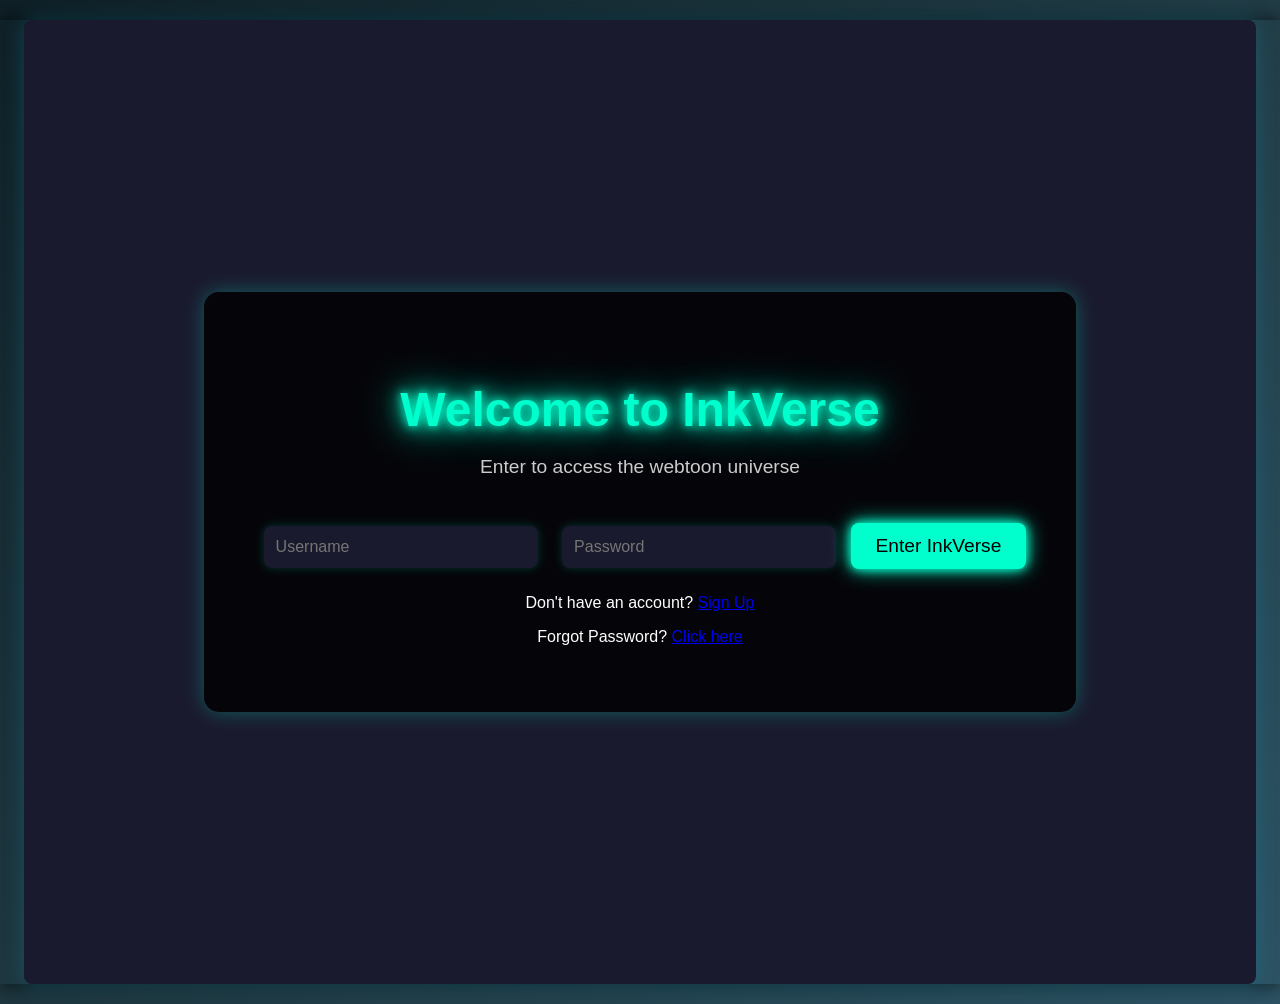
<file: index.html>
<!DOCTYPE html>
<html lang="en">
    <head>
        <meta charset="UTF-8">
        <meta name="viewport" content="width=device-width, initial-scale=1.0">
        <title>InkVerse</title>
        <link rel="stylesheet" href="style.css">
        
    </head>

    <body class="entry-page">
        <main style="height:100vh; display:flex; justify-content:center; align-items:center;">
            <section class="entry-form-section">
                <h1 class="glow-title">Welcome to InkVerse</h1>
                <p class="glow-subtitle">Enter to access the webtoon universe</p>
                
                <form id="login-form">
                    <input type="text" placeholder="Username" required>
                    <input type="password" placeholder="Password" required>
                    <button type="submit" class="neon-button">Enter InkVerse</button>
                </form>

                 <div class="auth-options">
                    <p>
                        Don't have an account? <a href="sign-up.html">Sign Up</a>
                    </p>
                    <p>
                        Forgot Password? <a href="forgot-password.html">Click here</a>
                    </p>
                </div>
            </section>
        </main>

        <script>
            document.getElementById("login-form").addEventListener("submit", function(e){
                e.preventDefault();
                
                const usernameInput = document.querySelector('input[placeholder="Username"]');
                const passwordInput = document.querySelector('input[placeholder="Password"]');

                
                const hasSignedUp = localStorage.getItem('hasSignedUp');

                if (usernameInput.value && passwordInput.value) {
                    if (hasSignedUp === 'true') {
                        
                        alert("Welcome back!"); 
                        window.location.href = "home.html"; 
                    } else {
                       
                        alert("Please sign up first to create an account and access InkVerse.");
                        window.location.href = "sign-up.html"; 
                    }
                } else {
                    
                    alert("Please enter your username and password.");
                }
                
            });

          
        </script>
    </body>
</html>
</file>
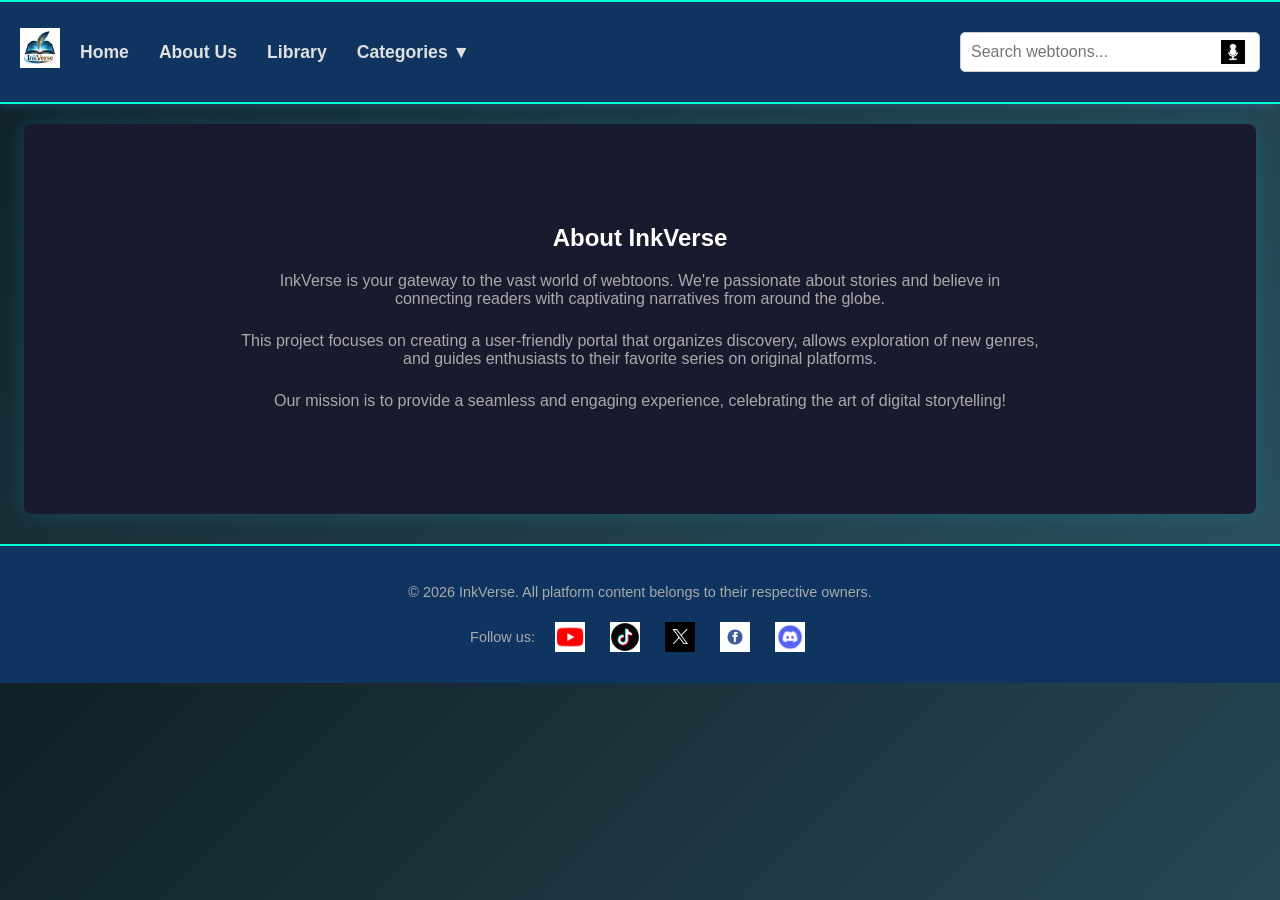
<file: about.html>
<!DOCTYPE html>
<html lang="en">
<head>
    <meta charset="UTF-8">
    <meta name="viewport" content="width=device-width, initial-scale=1.0">
    <title>InkVerse - About Us</title>
    <link rel="stylesheet" href="style.css">
</head>


<body>
    <header>
        <div class="logo-container">
            <img src="images/logo.png" alt="InkVerse Logo" class="logo">
        </div>
        <nav>
            <ul>
                <li><a href="index.html">Home</a></li>
                <li><a href="about.html">About Us</a></li>
                <li><a href="library.html">Library</a></li>
               <li class="dropdown">
    <a href="#">Categories ▼</a>
    <ul class="dropdown-menu">
        <li><a href="genre.html">Genre</a></li>
        <li><a href="status.html">Status</a></li>
    </ul>
</li>
            </ul>
        </nav>
        <div class="search-container" style="text-align:center; margin:20px 0;">
  <input type="text" 
         id="searchInput" 
         placeholder="Search webtoons..." 
         onkeypress="if(event.key==='Enter'){handleSearch()}" 
         style="padding:10px; width:300px; font-size:16px;">
  <img src="images/mic.jpg" id="micButton" alt="Voice Search" class="mic-icon">
</div>
  <ul id="searchResults" class="search-results"></ul>
    </div>
    </header>

    <main>
        <section class="about-us-section">
             <h2>About InkVerse</h2>
            <p>InkVerse is your gateway to the vast world of webtoons. We're passionate about stories and believe in connecting readers with captivating narratives from around the globe.</p>
            <p>This project focuses on creating a user-friendly portal that organizes discovery, allows exploration of new genres, and guides enthusiasts to their favorite series on original platforms.</p>
            <p>Our mission is to provide a seamless and engaging experience, celebrating the art of digital storytelling!</p>
        </section>
    </main>



<footer class="site-footer">
    <p>&copy; 2026 InkVerse. All platform content belongs to their respective owners.</p>
     <div class="social-icons">
      <p>Follow us:</p>
      <a href="https://www.youtube.com/@Lezhin/"><img src="images/youtube.jpg" alt="YouTube"></a>
      <a href="https://www.tiktok.com/"><img src="images/tiktok.jpg" alt="TikTok"></a>
      <a href="https://x.com/webtoonofficial"><img src="images/twitter.jpg" alt="Twitter"></a>
      <a href="https://www.facebook.com/webtoonofficial/?_rdc=2&_rdr#/"><img src="images/facebook.jpg" alt="Facebook"></a>
      <a href="https://discord.com/channels/1087512109128089650/1087512113033007147/"><img src="images/discord logo.jpg" alt="Discord"></a>
    </div>
    
</footer>
<script src="script.js"></script>
</body>
</html>
</file>
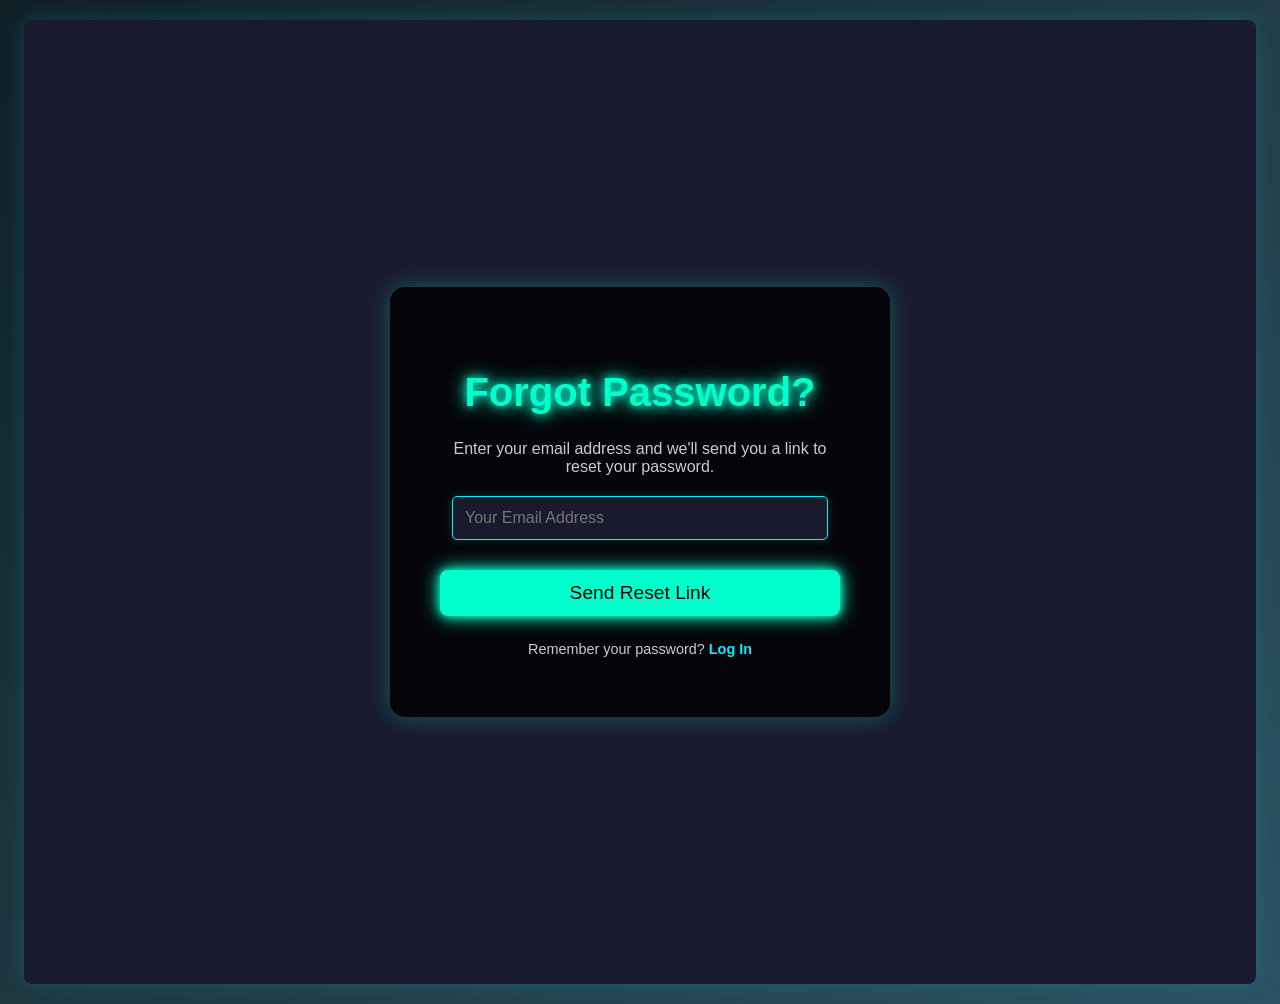
<file: forgot-password.html>
<!DOCTYPE html>
<html lang="en">
    <head>
        <meta charset="UTF-8">
        <meta name="viewport" content="width=device-width, initial-scale=1.0">
        <title>InkVerse - Forgot Password</title>
        <link rel="stylesheet" href="style.css">
        <style>
            
            body.forgot-password-page {
                background: linear-gradient(135deg, #0f2027, #203a43, #2c5364); 
            }
            .forgot-password-form-section {
                text-align: center;
                background: rgba(0,0,0,0.8);
                padding: 50px;
                border-radius: 15px;
                box-shadow: 0 0 25px rgba(0,255,204,0.3);
                width: 100%;
                max-width: 400px; 
                margin: 20px auto; 
            }
            .forgot-password-form-section h1 {
                animation: glowPulse 2s infinite alternate;
                font-size: 2.5rem; 
                color: #00ffcc;
                text-shadow: 0 0 10px #00ffcc, 0 0 20px #00ffcc;
                margin-bottom: 25px;
            }
            .forgot-password-form-section p {
                color: #ccc;
                margin-bottom: 20px;
            }
            .forgot-password-form-section input {
                width: calc(100% - 24px); 
                padding: 12px;
                margin-bottom: 15px;
                border: 1px solid #00f2ff;
                background-color: #1a1a2e; 
                color: #fff; 
                border-radius: 5px;
                font-size: 1rem;
                box-shadow: 0 0 10px rgba(0,255,204,0.2);
                box-sizing: border-box;
            }
            .forgot-password-form-section button {
                margin-top: 15px;
                padding: 12px 25px;
                border: none;
                border-radius: 8px;
                background: #00ffcc;
                color: black;
                font-size: 1.2rem;
                cursor: pointer;
                transition: 0.3s;
                box-shadow: 0 0 10px #00ffcc, 0 0 20px #00ffcc;
                width: 100%; 
            }
            .forgot-password-form-section button:hover {
                background: #00e6b8;
                box-shadow: 0 0 20px #00ffcc, 0 0 40px #00ffcc;
                transform: scale(1.02);
            }
            .auth-options-forgot {
                margin-top: 25px;
                font-size: 0.9em;
            }
            .auth-options-forgot p {
                margin-bottom: 10px;
            }
             .auth-options-forgot a {
                color: #00f2ff;
                text-decoration: none;
                font-weight: bold;
            }
            .auth-options-forgot a:hover {
                text-decoration: underline;
            }
        </style>
    </head>

    <body class="forgot-password-page">
        <main style="height:100vh; display:flex; justify-content:center; align-items:center;">
            <section class="forgot-password-form-section">
                <h1 class="glow-title">Forgot Password?</h1>
                <p>Enter your email address and we'll send you a link to reset your password.</p>
                
                <form id="forgot-password-form">
                    <input type="email" placeholder="Your Email Address" required>
                    <button type="submit" class="neon-button">Send Reset Link</button>
                </form>

                <div class="auth-options-forgot">
                    <p>
                        Remember your password? <a href="index.html">Log In</a>
                    </p>
                </div>
            </section>
        </main>

        <script>
            document.getElementById("forgot-password-form").addEventListener("submit", function(e){
                e.preventDefault(); 
               
                alert("Password reset link sent! Check your email.");
                window.location.href = "index.html"; 
            });
        </script>
    </body>
</html>
</file>
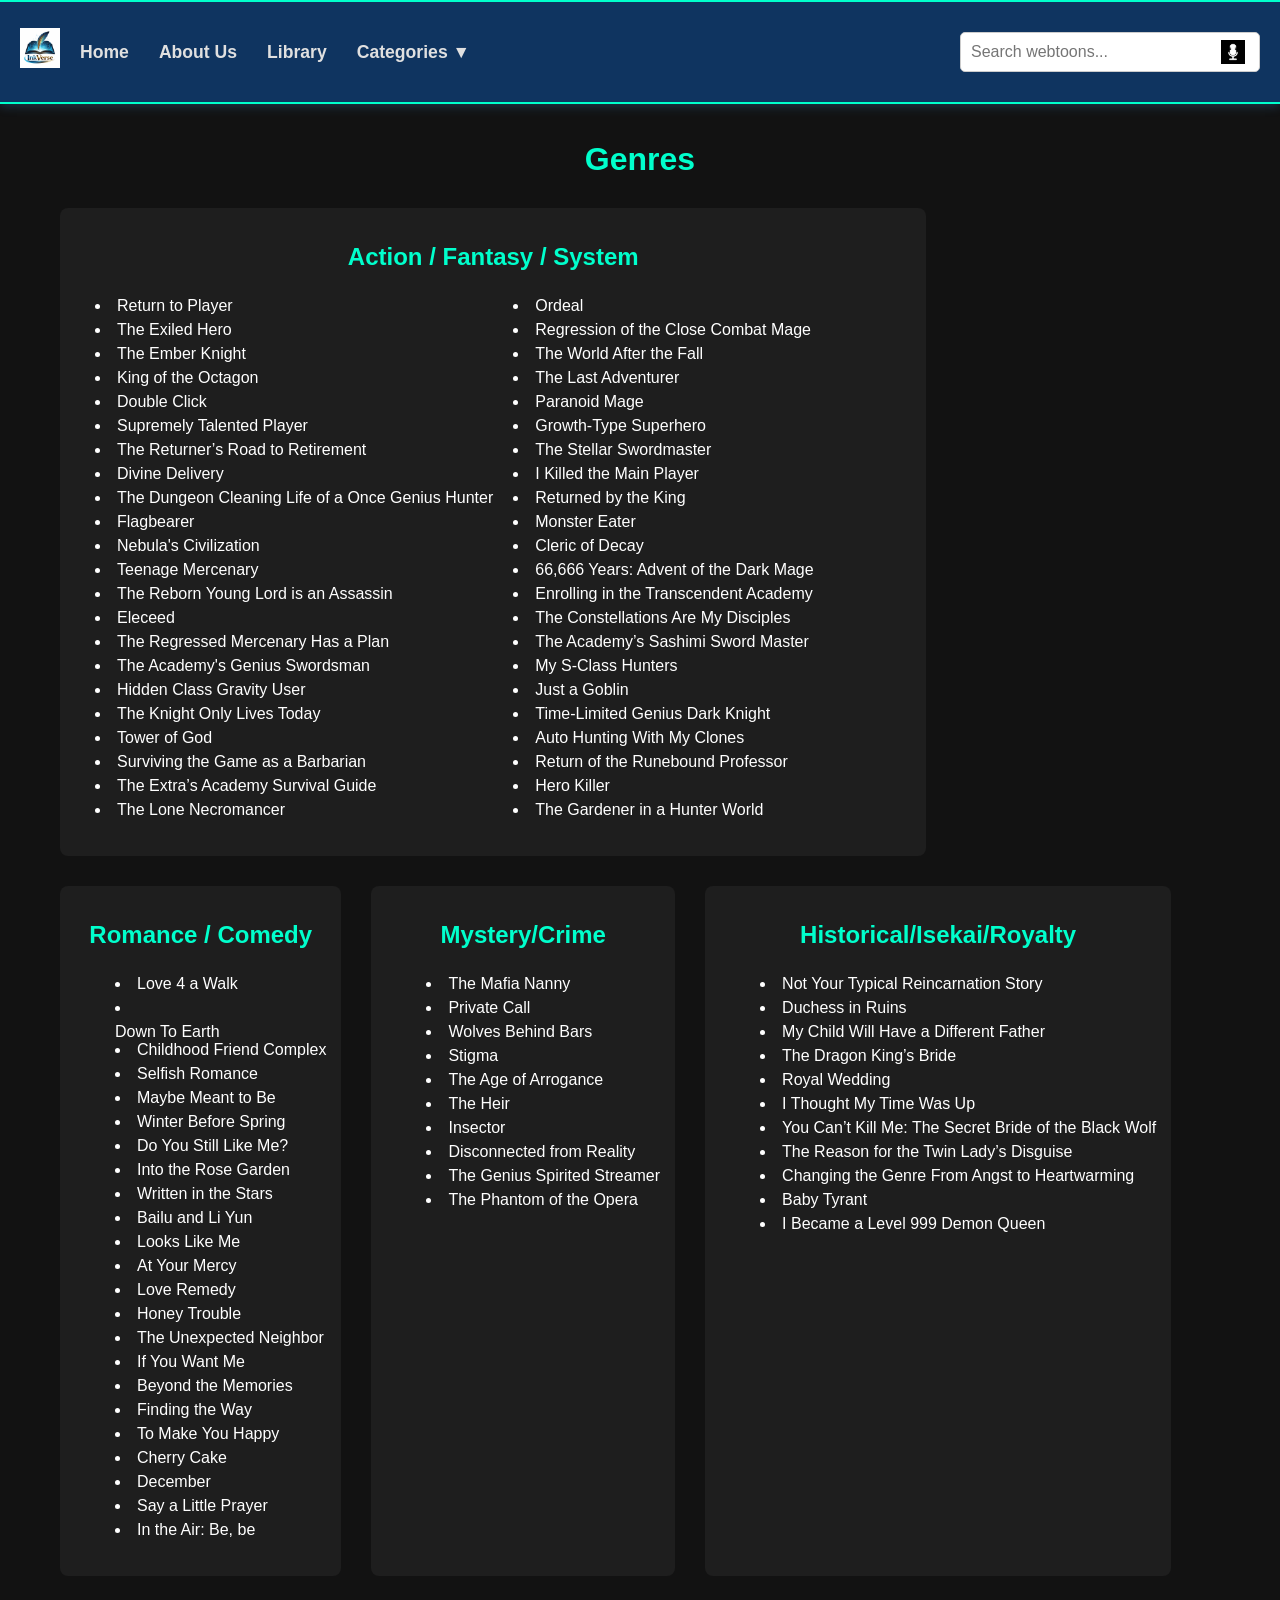
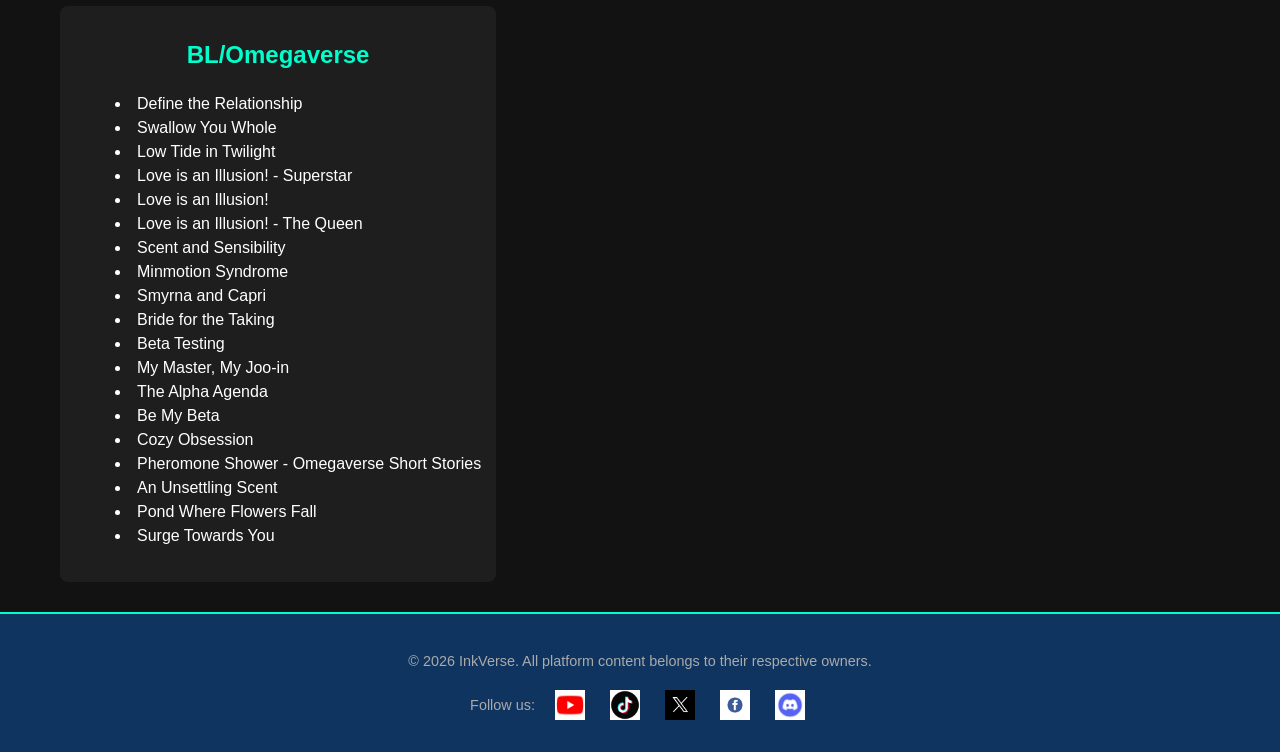
<file: genre.html>
<!DOCTYPE html>
<html lang="en">
<head>
  <meta charset="UTF-8">
  <meta name="viewport" content="width=device-width, initial-scale=1.0">
<title>Genres - InkVerse</title>
<link rel="stylesheet" href="style.css">
<style>

</style>
</head>

<body style="background:#121212; color:white; font-family:Arial;">
   <header>
        <div class="logo-container">
            <img src="images/logo.png" alt="InkVerse Logo" class="logo">
        </div>
        <nav>
            <ul>
                <li><a href="index.html">Home</a></li>
                <li><a href="about.html">About Us</a></li>
                <li><a href="library.html">Library</a></li>
               <li class="dropdown">
    <a href="#">Categories ▼</a>
    <ul class="dropdown-menu">
        <li><a href="genre.html">Genre</a></li>
        <li><a href="status.html">Status</a></li>
    </ul>
</li>
            </ul>
        </nav>
        <div class="search-container" style="text-align:center; margin:20px 0;">
  <input type="text" 
         id="searchInput" 
         placeholder="Search webtoons..." 
         onkeypress="if(event.key==='Enter'){handleSearch()}" 
         style="padding:10px; width:300px; font-size:16px;">
  <img src="images/mic.jpg" id="micButton" alt="Voice Search" class="mic-icon">
</div>
  <ul id="searchResults" class="search-results"></ul>
    </div>
    </header>

    <div class="search-ui-container"></div>
<h1 style="color:#00ffcc; text-align:center;">Genres</h1>

<section style="margin:30px;">
  <div class="genres-grid">
  <div class="genre-column">
  <h2 style="color:#00ffcc;">Action / Fantasy / System</h2>
  <ul class="multi-column">
<li>Return to Player</li>
<li>The Exiled Hero</li>
<li>The Ember Knight</li>
<li>King of the Octagon</li>
<li>Double Click</li>
<li>Supremely Talented Player</li>
<li>The Returner’s Road to Retirement</li>
<li>Divine Delivery</li>
<li>The Dungeon Cleaning Life of a Once Genius Hunter</li>
<li>Flagbearer</li>
<li>Nebula's Civilization</li>
<li>Teenage Mercenary</li>
<li>The Reborn Young Lord is an Assassin</li>
<li>Eleceed</li>
<li>The Regressed Mercenary Has a Plan</li>
<li>The Academy's Genius Swordsman</li>
<li>Hidden Class Gravity User</li>
<li>The Knight Only Lives Today</li>
<li>Tower of God</li>
<li>Surviving the Game as a Barbarian</li>
<li>The Extra’s Academy Survival Guide</li>
<li>The Lone Necromancer</li>
<li>Ordeal</li>
<li>Regression of the Close Combat Mage</li>
<li>The World After the Fall</li>
<li>The Last Adventurer</li>
<li>Paranoid Mage</li>
<li>Growth-Type Superhero</li>
<li>The Stellar Swordmaster</li>
<li>I Killed the Main Player</li>
<li>Returned by the King</li>
<li>Monster Eater</li>
<li>Cleric of Decay</li>
<li>66,666 Years: Advent of the Dark Mage</li>
<li>Enrolling in the Transcendent Academy</li>
<li>The Constellations Are My Disciples</li>
<li>The Academy’s Sashimi Sword Master</li>
<li>My S-Class Hunters</li>
<li>Just a Goblin</li>
<li>Time-Limited Genius Dark Knight</li>
<li>Auto Hunting With My Clones</li>
<li>Return of the Runebound Professor</li>
<li>Hero Killer</li>
<li>The Gardener in a Hunter World</li>
  </ul>
</div>

<div class="genre-column">
  <h2 style="color:#00ffcc;">Romance / Comedy</h2>
  <ul>
<li> Love 4 a Walk</li>
<li></li>Down To Earth</li>
<li>Childhood Friend Complex</li>
<li>Selfish Romance</li>
<li>Maybe Meant to Be</li>
<li>Winter Before Spring</li>
<li>Do You Still Like Me?</li>
<li>Into the Rose Garden</li>
<li>Written in the Stars</li>
<li>Bailu and Li Yun</li>
<li>Looks Like Me</li>
<li>At Your Mercy</li>
<li>Love Remedy</li>
<li>Honey Trouble</li>
<li>The Unexpected Neighbor</li>
<li>If You Want Me</li>
<li>Beyond the Memories</li>
<li>Finding the Way</li>
<li>To Make You Happy</li>
<li>Cherry Cake</li>
<li>December</li>
<li>Say a Little Prayer</li>
<li>In the Air: Be, be</li>
  </ul>
</div>


<div class="genre-column">
  <h2 style="color:#00ffcc;">Mystery/Crime</h2>
  <ul>
    <li>The Mafia Nanny</li>
    <li>Private Call</li>
    <li>Wolves Behind Bars</li>
    <li>Stigma</li>
    <li>The Age of Arrogance</li>
    <li>The Heir</li>
    <li>Insector</li>
    <li>Disconnected from Reality</li>
    <li>The Genius Spirited Streamer</li>
    <li>The Phantom of the Opera</li>
  </ul>
</div>


<div class="genre-column">
  <h2 style="color:#00ffcc;">Historical/Isekai/Royalty</h2>
  <ul>
    <li>Not Your Typical Reincarnation Story</li>
    <li>Duchess in Ruins</li>
    <li>My Child Will Have a Different Father</li>
    <li>The Dragon King’s Bride</li>
    <li>Royal Wedding</li>
    <li>I Thought My Time Was Up</li>
    <li>You Can’t Kill Me: The Secret Bride of the Black Wolf</li>
    <li>The Reason for the Twin Lady’s Disguise</li>
    <li>Changing the Genre From Angst to Heartwarming</li>
    <li>Baby Tyrant</li>
    <li>I Became a Level 999 Demon Queen</li>
  </ul>
</div>

<div class="genre-column">
  <h2 style="color:#00ffcc;">BL/Omegaverse</h2>
  <ul>
    <li>Define the Relationship</li>
    <li>Swallow You Whole</li>
    <li>Low Tide in Twilight</li>
    <li>Love is an Illusion! - Superstar</li>
    <li>Love is an Illusion!</li>
    <li>Love is an Illusion! - The Queen</li>
    <li>Scent and Sensibility</li>
    <li>Minmotion Syndrome</li>
    <li>Smyrna and Capri</li>
    <li>Bride for the Taking</li>
    <li>Beta Testing</li>
    <li>My Master, My Joo-in</li>
    <li>The Alpha Agenda</li>
    <li>Be My Beta</li>
    <li>Cozy Obsession</li>
    <li>Pheromone Shower - Omegaverse Short Stories</li>
    <li>An Unsettling Scent</li>
    <li>Pond Where Flowers Fall</li>
    <li>Surge Towards You</li>
  </ul>
</div>
</div>
</section>
<script src="script.js"></script>

    <footer class="site-footer">
    <p>&copy; 2026 InkVerse. All platform content belongs to their respective owners.</p>
    <div class="social-icons">
      <p>Follow us:</p>
      <a href="https://www.youtube.com/@Lezhin/"><img src="images/youtube.jpg" alt="YouTube"></a>
      <a href="https://www.tiktok.com/"><img src="images/tiktok.jpg" alt="TikTok"></a>
      <a href="https://x.com/webtoonofficial"><img src="images/twitter.jpg" alt="Twitter"></a>
      <a href="https://www.facebook.com/webtoonofficial/?_rdc=2&_rdr#/"><img src="images/facebook.jpg" alt="Facebook"></a>
      <a href="https://discord.com/channels/1087512109128089650/1087512113033007147/"><img src="images/discord logo.jpg" alt="Discord"></a>
    </div>
    
</footer>
<script src="script.js"></script>
</body>
</html>
</file>
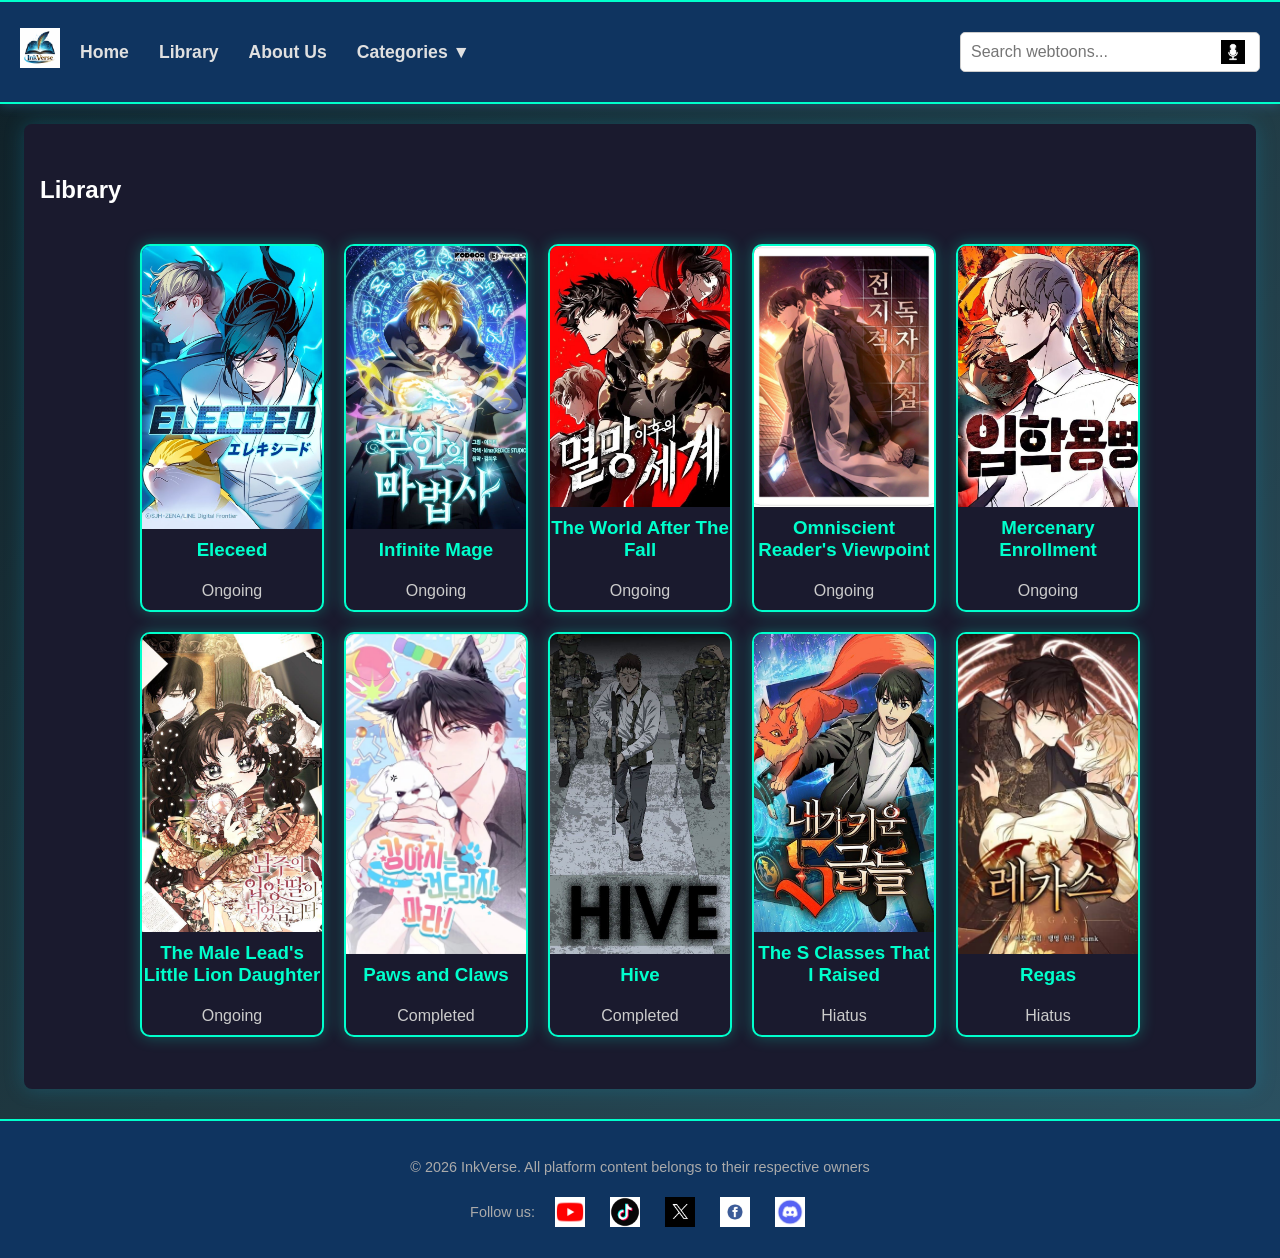
<file: library.html>
<!DOCTYPE html>
<html lang="en">
<head>
<meta charset="UTF-8">
<meta name="viewport" content="width=device-width, initial-scale=1.0">
<title>InkVerse - Library</title>
<link rel="stylesheet" href="style.css">
</head>

<body class="tech-vibe">
  <header>
    <div class="logo-container">
      <img src="images/logo.png" alt="InkVerse Logo" class="logo">
    </div>
    <nav>
      <ul>
        <li><a href="home.html">Home</a></li>
        <li><a href="library.html">Library</a></li>
        <li><a href="about.html">About Us</a></li>
        <li class="dropdown">
          <a href="#">Categories ▼</a>
          <ul class="dropdown-menu">
            <li><a href="genre.html">Genre</a></li>
            <li><a href="status.html">Status</a></li>
          </ul>
        </li>
      </ul>
    </nav>
    <div class="search-container" style="text-align:center; margin:20px 0;">
  <input type="text" 
         id="searchInput" 
         placeholder="Search webtoons..." 
         onkeypress="if(event.key==='Enter'){handleSearch()}" 
         style="padding:10px; width:300px; font-size:16px;">
  <img src="images/mic.jpg" id="micButton" alt="Voice Search" class="mic-icon">
</div>
  <ul id="searchResults" class="search-results"></ul>
    </div>
  </header>

<main>
  <h2 class="section-title">Library</h2>

  <div class="library-grid">
   
    <div class="hexagon-item">
      <img src="images/eleceed.jpg" alt="Eleceed">
      <h3>Eleceed</h3>
      <p>Ongoing</p>
    </div>

    <div class="hexagon-item">
      <img src="images/infinite mage.jpg" alt="Infinite Mage">
      <h3>Infinite Mage</h3>
      <p>Ongoing</p>
    </div>

    <div class="hexagon-item">
      <img src="images/the world after the fall.jpg" alt="The World After The Fall">
      <h3>The World After The Fall</h3>
      <p>Ongoing</p>
    </div>

    <div class="hexagon-item">
      <img src="images/orv.jpg" alt="Omniscient Reader's Viewpoint">
      <h3>Omniscient Reader's Viewpoint</h3>
      <p>Ongoing</p>
    </div>

    <div class="hexagon-item">
      <img src="images/mercenary enrollment.jpg" alt="Mercenary Enrollment">
      <h3>Mercenary Enrollment</h3>
      <p>Ongoing</p>
    </div>

    <div class="hexagon-item">
      <img src="images/the male leads little lion daughter.jpg" alt="The Male Lead's Little Lion Daughter">
      <h3>The Male Lead's Little Lion Daughter</h3>
      <p>Ongoing</p>
    </div>

    <div class="hexagon-item">
      <img src="images/paws and claws.jpg" alt="Paws and Claws">
      <h3>Paws and Claws</h3>
      <p>Completed</p>
    </div>

    <div class="hexagon-item">
      <img src="images/hive.jpg" alt="Hive">
      <h3>Hive</h3>
      <p>Completed</p>
    </div>

    <div class="hexagon-item">
      <img src="images/the s classes that i raised.jpg" alt="The S Classes That I Raised">
      <h3>The S Classes That I Raised</h3>
      <p>Hiatus</p>
    </div>

    <div class="hexagon-item">
      <img src="images/regas.jpg" alt="Regas">
      <h3>Regas</h3>
      <p>Hiatus</p>
    </div>
  </div>
</main>


  <footer class="site-footer">
    <p>&copy; 2026 InkVerse. All platform content belongs to their respective owners</p>
    <div class="social-icons">
      <p>Follow us:</p>
      <a href="https://www.youtube.com/@Lezhin/"><img src="images/youtube.jpg" alt="YouTube"></a>
      <a href="https://www.tiktok.com/"><img src="images/tiktok.jpg" alt="TikTok"></a>
      <a href="https://x.com/webtoonofficial"><img src="images/twitter.jpg" alt="Twitter"></a>
      <a href="https://www.facebook.com/webtoonofficial/?_rdc=2&_rdr#/"><img src="images/facebook.jpg" alt="Facebook"></a>
      <a href="https://discord.com/channels/1087512109128089650/1087512113033007147/"><img src="images/discord logo.jpg" alt="Discord"></a>
    </div>
  </footer>
</div>
<script src="script.js"></script>
</body>
</html>
</file>
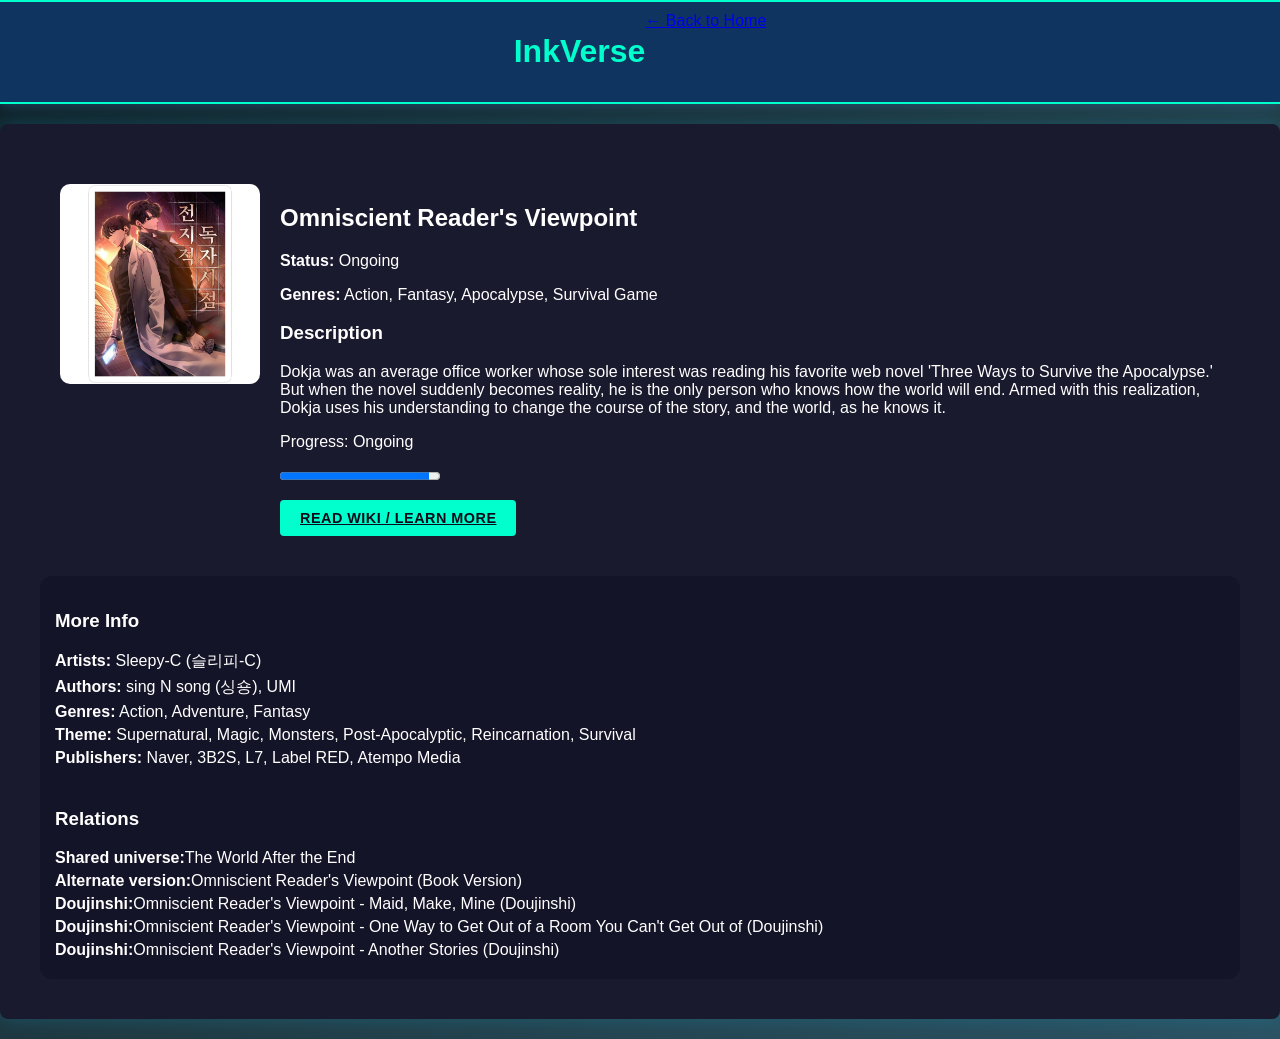
<file: orv.html>
<!DOCTYPE html>
<html lang="en">
<head>
  <meta charset="UTF-8">
  <meta name="viewport" content="width=device-width, initial-scale=1.0">
  <title>Solo Leveling - InkVerse</title>
  <link rel="stylesheet" href="style.css">
</head>
<body class="tech-vibe">

  <header>
    <h1>InkVerse</h1>
    <a href="home.html">← Back to Home</a>
  </header>

  <main class="details-page">

  <section class="details-header">

    <div class="cover-box">
      <img src="images/orv.jpg" alt="Omniscient Readers Viewpoint Cover">
    </div>

    <div>
      <h2>Omniscient Reader's Viewpoint</h2>

      <p><b>Status:</b> Ongoing</p>
      <p><b>Genres:</b> Action, Fantasy, Apocalypse, Survival Game</p>

      <h3>Description</h3>
      <p>
          Dokja was an average office worker whose sole interest was reading his favorite web novel 'Three Ways to Survive the Apocalypse.' But when the novel suddenly becomes reality, he is the only person who knows how the world will end.
           Armed with this realization, Dokja uses his understanding to change the course of the story, and the world, as he knows it.
        </p>

        <div class="progress-box">
          <p>Progress: Ongoing</p>
          <progress value="280" max="300"></progress>
        </div>

         <a href="https://omniscient-readers-viewpoint.fandom.com/wiki/Omniscient_Reader%E2%80%99s_Viewpoint_Wiki"
         target="_blank"
         class="neon-button-small">
        Read Wiki / Learn More
      </a>

      </div>
    </section>

     <section class="more-info">

  <h3> More Info</h3>
  
<p><b>Artists:</b>	Sleepy-C (슬리피-C)</p>
<p><b>Authors:</b>	sing N song (싱숑), UMI</p>
<p><b>Genres:</b>	Action, Adventure, Fantasy</p>
<p><b>Theme:</b>	Supernatural, Magic, Monsters, Post-Apocalyptic, Reincarnation, Survival</p>
<p><b>Publishers:</b>	Naver, 3B2S, L7, Label RED, Atempo Media</p>

<br>
<h3>Relations</h3>
<p><b>Shared universe:</b>The World After the End</p>
<p><b>Alternate version:</b>Omniscient Reader's Viewpoint (Book Version)</p>
<p><b>Doujinshi:</b>Omniscient Reader's Viewpoint - Maid, Make, Mine (Doujinshi)</p>
<p><b>Doujinshi:</b>Omniscient Reader's Viewpoint - One Way to Get Out of a Room You Can't Get Out of (Doujinshi)</p>
<p><b>Doujinshi:</b>Omniscient Reader's Viewpoint - Another Stories (Doujinshi)</p>

</section>

  </main>

</body>
</html>

<style>
    .details-page {
  padding: 40px;
}

.details-header {
  display: flex;
  gap: 20px;
  background: #1a1a2e;
  padding: 20px;
  border-radius: 15px;
}

.details-header img {
  width: 200px;
  border-radius: 10px;
}

.progress-box {
  margin: 15px 0;
}

.more-info, .relations {
  background: #141428;
  padding: 15px;
  margin-top: 20px;
  border-radius: 12px;
  
}

.more-info p {
  margin: 5px 0;
}

.relations ul {
  padding-left: 20px;
}

.relations li {
  margin: 5px 0;
}
</style>
</file>
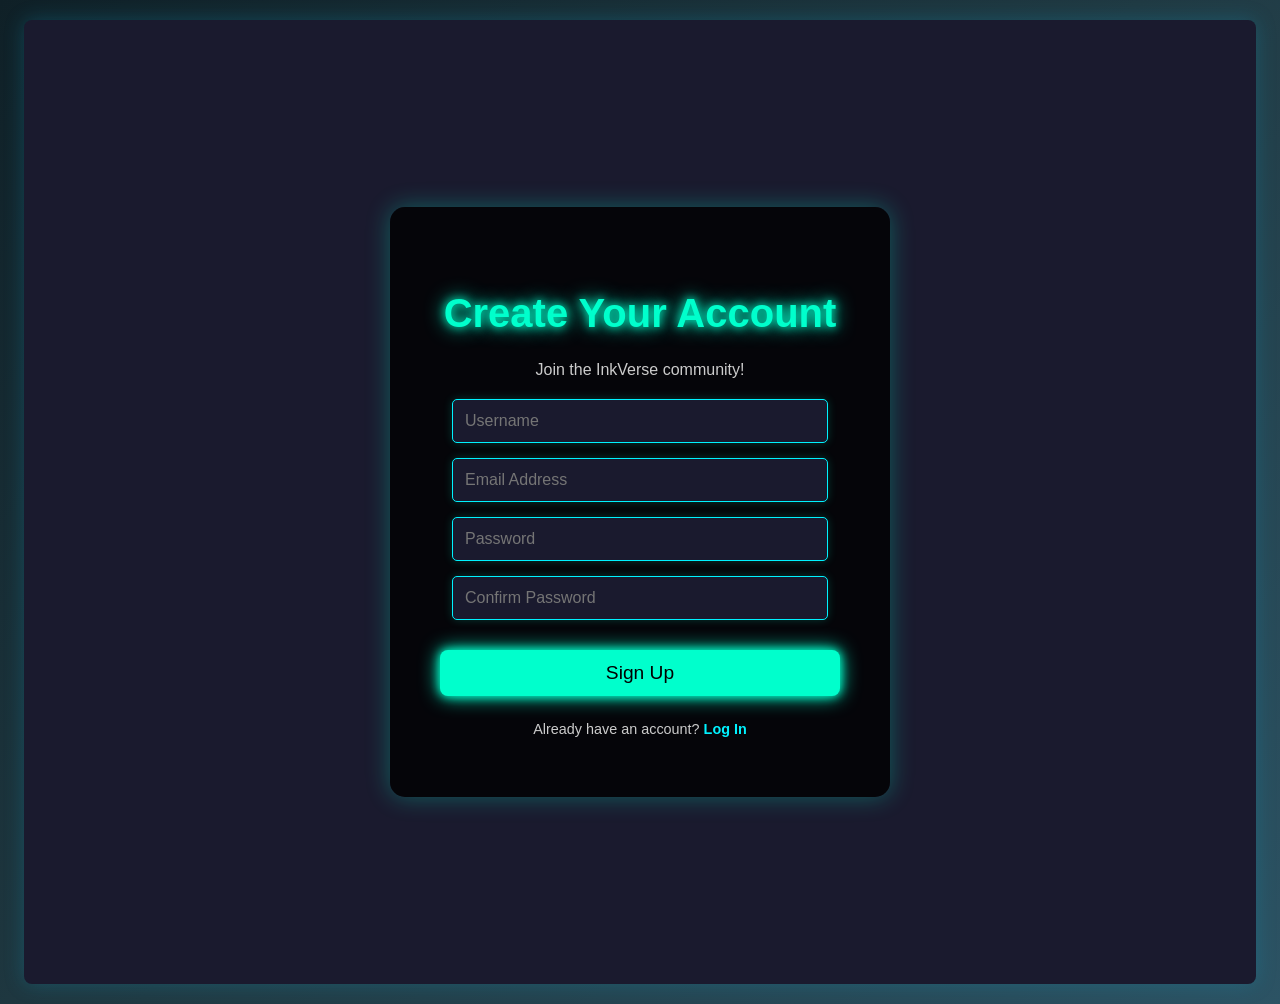
<file: sign-up.html>
<!DOCTYPE html>
<html lang="en">
    <head>
        <meta charset="UTF-8">
        <meta name="viewport" content="width=device-width, initial-scale=1.0">
        <title>InkVerse - Sign Up</title>
        <link rel="stylesheet" href="style.css">
        <style>
            
            body.signup-page {
                background: linear-gradient(135deg, #0f2027, #203a43, #2c5364); 
            }
            .signup-form-section, .forgot-password-form-section {
                text-align: center;
                background: rgba(0,0,0,0.8);
                padding: 50px;
                border-radius: 15px;
                box-shadow: 0 0 25px rgba(0,255,204,0.3);
                width: 100%;
                max-width: 400px; 
                margin: 20px auto; 
            }
            .signup-form-section h1, .forgot-password-form-section h1 {
                animation: glowPulse 2s infinite alternate;
                font-size: 2.5rem; 
                color: #00ffcc;
                text-shadow: 0 0 10px #00ffcc, 0 0 20px #00ffcc;
                margin-bottom: 25px;
            }
            .signup-form-section p, .forgot-password-form-section p {
                color: #ccc;
                margin-bottom: 20px;
            }
            .signup-form-section input, .forgot-password-form-section input {
                width: calc(100% - 24px); 
                padding: 12px;
                margin-bottom: 15px;
                border: 1px solid #00f2ff;
                background-color: #1a1a2e; 
                color: #fff; 
                border-radius: 5px;
                font-size: 1rem;
                box-shadow: 0 0 10px rgba(0,255,204,0.2);
                box-sizing: border-box;
            }
            .signup-form-section button, .forgot-password-form-section button {
                margin-top: 15px;
                padding: 12px 25px;
                border: none;
                border-radius: 8px;
                background: #00ffcc;
                color: black;
                font-size: 1.2rem;
                cursor: pointer;
                transition: 0.3s;
                box-shadow: 0 0 10px #00ffcc, 0 0 20px #00ffcc;
                width: 100%;
            }
            .signup-form-section button:hover, .forgot-password-form-section button:hover {
                background: #00e6b8;
                box-shadow: 0 0 20px #00ffcc, 0 0 40px #00ffcc;
                transform: scale(1.02);
            }
            .auth-options-signup, .auth-options-forgot {
                margin-top: 25px;
                font-size: 0.9em;
            }
            .auth-options-signup p, .auth-options-forgot p {
                margin-bottom: 10px;
            }
             .auth-options-signup a, .auth-options-forgot a {
                color: #00f2ff;
                text-decoration: none;
                font-weight: bold;
            }
            .auth-options-signup a:hover, .auth-options-forgot a:hover {
                text-decoration: underline;
            }
        </style>
    </head>

    <body class="signup-page">
        <main style="height:100vh; display:flex; justify-content:center; align-items:center;">
            <section class="signup-form-section">
                <h1 class="glow-title">Create Your Account</h1>
                <p>Join the InkVerse community!</p>
                
                <form id="signup-form">
                    <input type="text" placeholder="Username" required>
                    <input type="email" placeholder="Email Address" required>
                    <input type="password" placeholder="Password" required>
                    <input type="password" placeholder="Confirm Password" required>
                    <button type="submit" class="neon-button">Sign Up</button>
                </form>

                <div class="auth-options-signup">
                    <p>
                        Already have an account? <a href="index.html">Log In</a>
                    </p>
                </div>
            </section>
        </main>

        <script>
            document.getElementById("signup-form").addEventListener("submit", function(e){
                e.preventDefault(); 
                
                
                localStorage.setItem('hasSignedUp', 'true');
                

                
                alert("Account created! You can now log in.");
                window.location.href = "index.html"; 
            });
        </script>
    </body>
</html>
</file>
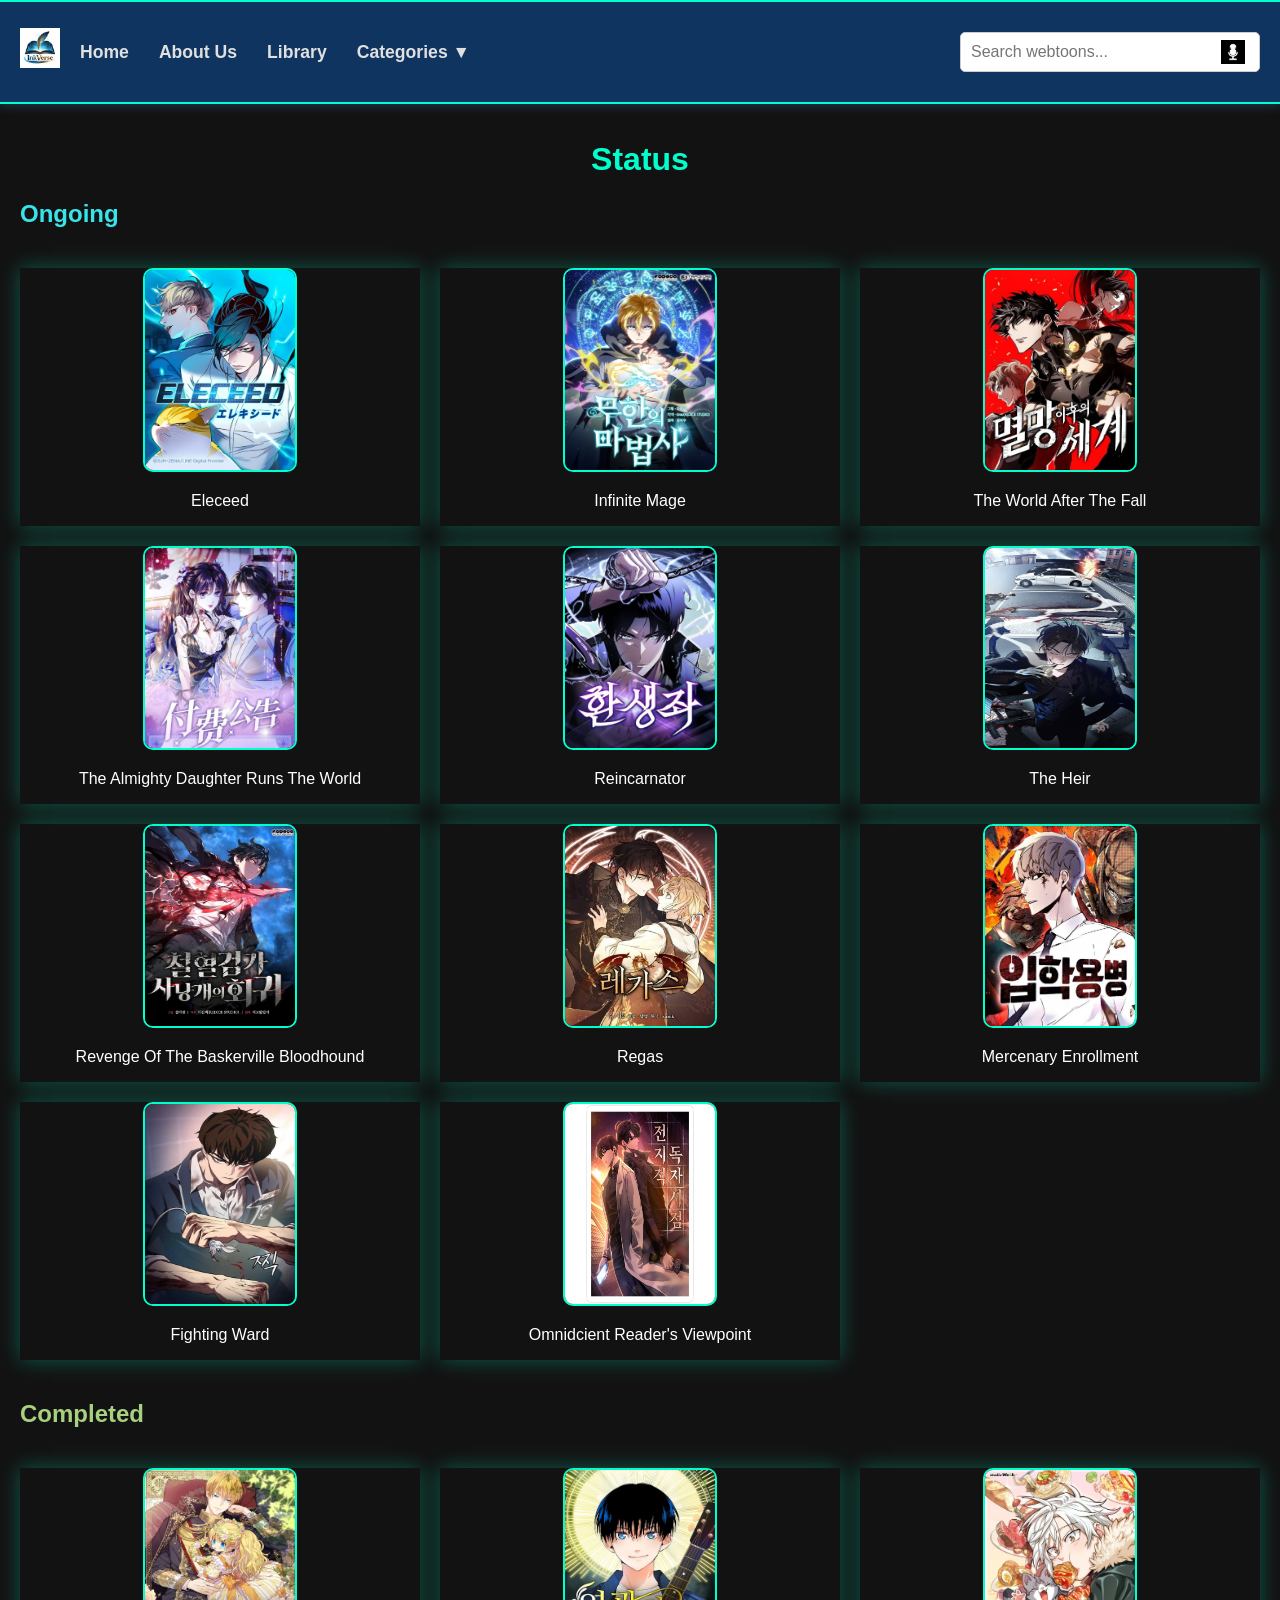
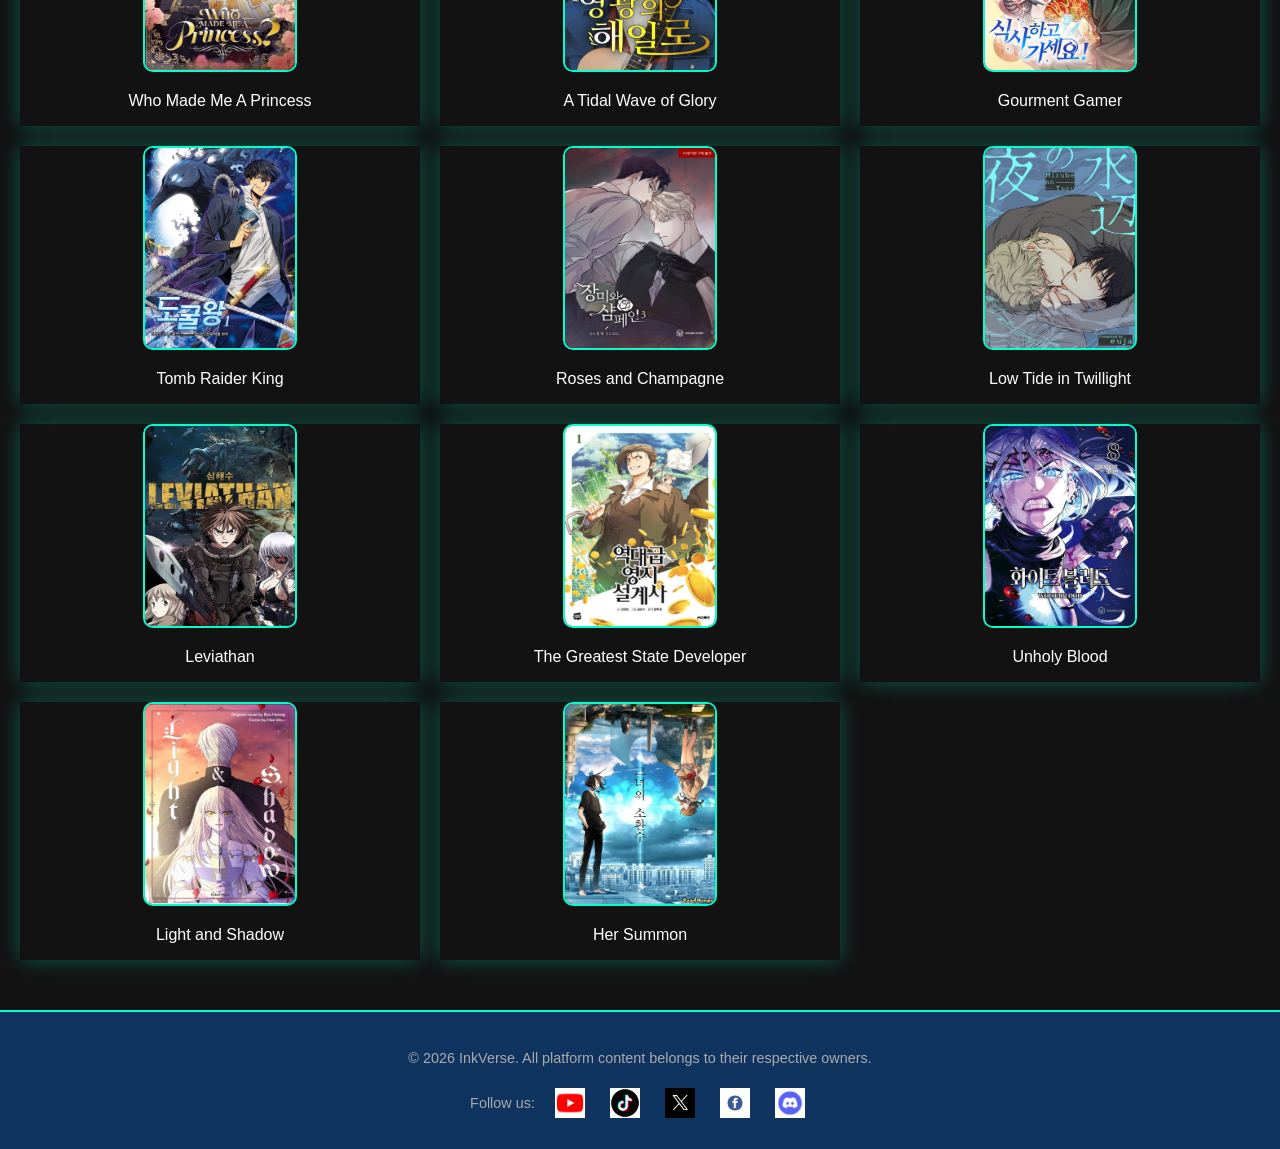
<file: status.html>
<!DOCTYPE html>
<html lang="en">
<head>
  <meta charset="UTF-8">
  <meta name="viewport" content="width=device-width, initial-scale=1.0">
<title>Status - InkVerse</title>
<link rel="stylesheet" href="style.css">
<style>
.grid {
  display: grid;
  grid-template-columns: repeat(3, 1fr);
  gap: 20px;
  padding: 20px;
}

.card {
  text-align: center;
}

.card img {
  width: 150px;
  height: 200px;
  border-radius: 10px;
  border: 2px solid #00ffcc;
}
</style>
</head>


<body style="background:#121212; color:white; font-family:Arial;">
  <header>
        <div class="logo-container">
            <img src="images/logo.png" alt="InkVerse Logo" class="logo">
        </div>
        <nav>
            <ul>
                <li><a href="index.html">Home</a></li>
                <li><a href="about.html">About Us</a></li>
                <li><a href="library.html">Library</a></li>
               <li class="dropdown">
    <a href="#">Categories ▼</a>
    <ul class="dropdown-menu">
        <li><a href="genre.html">Genre</a></li>
        <li><a href="status.html">Status</a></li>
    </ul>
</li>
            </ul>
        </nav>
      <div class="search-container" style="text-align:center; margin:20px 0;">
  <input type="text" 
         id="searchInput" 
         placeholder="Search webtoons..." 
         onkeypress="if(event.key==='Enter'){handleSearch()}" 
         style="padding:10px; width:300px; font-size:16px;">
  <img src="images/mic.jpg" id="micButton" alt="Voice Search" class="mic-icon">
</div>
  <ul id="searchResults" class="search-results"></ul>
    </div>
  </header>

    <div class="search-ui-container"></div>

<h1 style="color:#00ffcc; text-align:center;">Status</h1>


<h2 style="color:#38e4ea; margin-left:20px;">Ongoing</h2>
<div class="grid">

  <div class="card">
    <img src="images/eleceed.jpg">
    <p>Eleceed</p>
  </div>

  <div class="card">
    <img src="images/infinite mage.jpg">
    <p>Infinite Mage</p>
  </div>

  <div class="card">
    <img src="images/the world after the fall.jpg">
    <p>The World After The Fall</p>
  </div>

    <div class="card">
    <img src="images/the almighty daughter runs the world.jpg">
    <p>The Almighty Daughter Runs The World</p>
  </div>

      <div class="card">
    <img src="images/reincarnator.jpg">
    <p>Reincarnator</p>
  </div>

      <div class="card">
    <img src="images/the heir.jpg">
    <p>The Heir</p>
  </div>

      <div class="card">
    <img src="images/revenge of the baskerville bloodhound.jpg">
    <p>Revenge Of The Baskerville Bloodhound</p>
  </div>

      <div class="card">
    <img src="images/regas.jpg">
    <p>Regas</p>
  </div>

      <div class="card">
    <img src="images/mercenary enrollment.jpg">
    <p>Mercenary Enrollment</p>
  </div>

      <div class="card">
    <img src="images/fighting ward.jpg">
    <p>Fighting Ward</p>
  </div>

    <div class="card">
    <img src="images/orv.jpg">
    <p>Omnidcient Reader's Viewpoint</p>
  </div>

</div>


<h2 style="color:#a7d07f; margin-left:20px;">Completed</h2>
<div class="grid">

  <div class="card">
    <img src="images/who made me a princess.jpg">
    <p>Who Made Me A Princess</p>
  </div>

      <div class="card">
    <img src="images/a tidal wave of glory.jpg">
    <p>A Tidal Wave of Glory</p>
  </div>

      <div class="card">
    <img src="images/gourment gamer.jpg">
    <p>Gourment Gamer</p>
  </div>

      <div class="card">
    <img src="images/tomb raider king.jpg">
    <p>Tomb Raider King</p>
  </div>

      <div class="card">
    <img src="images/roses and champagne.jpg">
    <p>Roses and Champagne</p>
  </div>

      <div class="card">
    <img src="images/low tide in twillight.jpg">
    <p>Low Tide in Twillight</p>
  </div>

      <div class="card">
    <img src="images/leviathan.jpg">
    <p>Leviathan</p>
  </div>

      <div class="card">
    <img src="images/the greatest state developer.jpg">
    <p>The Greatest State Developer</p>
  </div>

      <div class="card">
    <img src="images/unholy blood.jpg">
    <p>Unholy Blood</p>
  </div>

      <div class="card">
    <img src="images/light and shadow.jpg">
    <p>Light and Shadow</p>
  </div>

      <div class="card">
    <img src="images/her summon.jpg">
    <p>Her Summon</p>
  </div>

</div>

<footer class="site-footer">
    <p>&copy; 2026 InkVerse. All platform content belongs to their respective owners.</p>
    <div class="social-icons">
      <p>Follow us:</p>
      <a href="https://www.youtube.com/@Lezhin/"><img src="images/youtube.jpg" alt="YouTube"></a>
      <a href="https://www.tiktok.com/"><img src="images/tiktok.jpg" alt="TikTok"></a>
      <a href="https://x.com/webtoonofficial"><img src="images/twitter.jpg" alt="Twitter"></a>
      <a href="https://www.facebook.com/webtoonofficial/?_rdc=2&_rdr#/"><img src="images/facebook.jpg" alt="Facebook"></a>
      <a href="https://discord.com/channels/1087512109128089650/1087512113033007147/"><img src="images/discord logo.jpg" alt="Discord"></a>
    </div>
   
</footer>
<script src="script.js"></script>
</body>
</html>
</file>
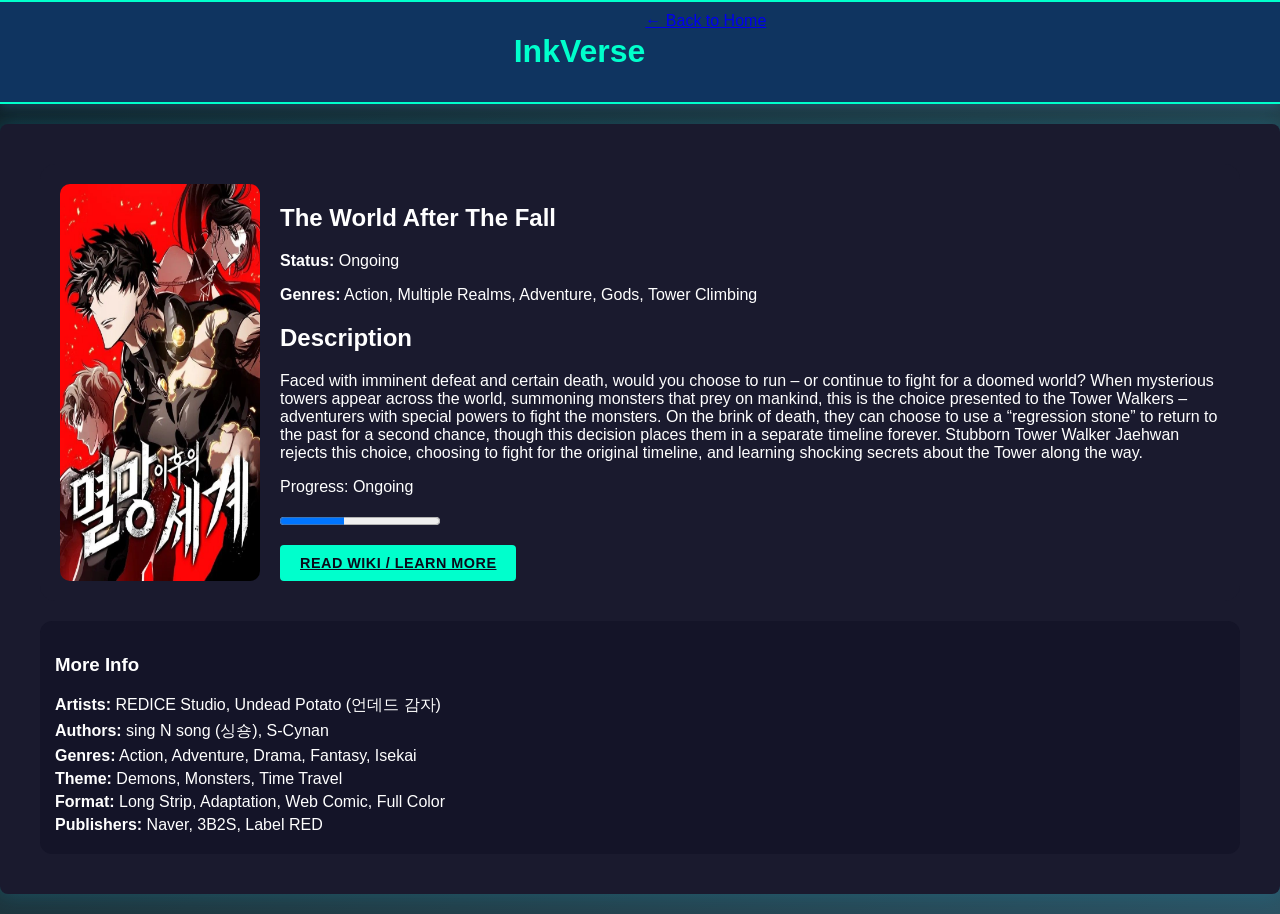
<file: the-world-after-the-fall.html>
<!DOCTYPE html>
<html lang="en">
<head>
  <meta charset="UTF-8">
  <meta name="viewport" content="width=device-width, initial-scale=1.0">
  <title>Solo Leveling - InkVerse</title>
  <link rel="stylesheet" href="style.css">
</head>
<body class="tech-vibe">

  <header>
    <h1>InkVerse</h1>
    <a href="home.html">← Back to Home</a>
  </header>

  <main class="details-page">

    <section class="details-header">
      <img src="images/the world after the fall.jpg" alt="The World After The Fall">

      <div>
        <h2>The World After The Fall</h2>
        <p><b>Status:</b> Ongoing</p>
        <p><b>Genres:</b> Action, Multiple Realms, Adventure, Gods, Tower Climbing</p>

        <h2>Description</h2>
        <p>
         Faced with imminent defeat and certain death, would you choose to run – or continue to fight for a doomed world?

When mysterious towers appear across the world, summoning monsters that prey on mankind, this is the choice presented to the Tower Walkers – adventurers with special powers to fight the monsters.

On the brink of death, they can choose to use a “regression stone” to return to the past for a second chance, though this decision places them in a separate timeline forever.

Stubborn Tower Walker Jaehwan rejects this choice, choosing to fight for the original timeline, and learning shocking secrets about the Tower along the way.

        <div class="progress-box">
          <p>Progress: Ongoing</p>
          <progress value="120" max="300"></progress>
        </div>

        <a href="https://the-world-after-the-fall.fandom.com/wiki/Jaehwan" target="_blank" class="neon-button-small">
          Read Wiki / Learn More
        </a>

      </div>
    </section>

    <section class="more-info">

  <h3> More Info</h3>

<p><b>Artists:</b>	REDICE Studio, Undead Potato (언데드 감자)</p>
<p><b>Authors:</b>	sing N song (싱숑), S-Cynan</p>
<p><b>Genres:</b>	Action, Adventure, Drama, Fantasy, Isekai</p>
<p><b>Theme:</b>	Demons, Monsters, Time Travel</p>
<p><b>Format:</b>	Long Strip, Adaptation, Web Comic, Full Color</p>
<p><b>Publishers:</b>	Naver, 3B2S, Label RED</p>

</section>

  </main>

</body>
</html>

<style>
    .details-page {
  padding: 40px;
}

.details-header {
  display: flex;
  gap: 20px;
  background: #1a1a2e;
  padding: 20px;
  border-radius: 15px;
}

.details-header img {
  width: 200px;
  border-radius: 10px;
}

.progress-box {
  margin: 15px 0;
}

.more-info, .relations {
  background: #141428;
  padding: 15px;
  margin-top: 20px;
  border-radius: 12px;
  
}

.more-info p {
  margin: 5px 0;
}

.relations ul {
  padding-left: 20px;
}

.relations li {
  margin: 5px 0;
}
</style>
</file>
<file: style.css>
:root {
    --dark-bg: #0a0a1a; 
    --tech-bg: #1a1a2e; 
    --header-bg: #0f3460; 
    --neon-accent: #00ffcc; 
    --neon-hover: #00ffcc; 
    --text-light: #e0e0e0; 
    --text-muted: #aaaaaa; 
}


.entry-form-section {
    text-align: center;
    background: rgba(0,0,0,0.8);
    padding: 50px;
    border-radius: 15px;
    box-shadow: 0 0 25px rgba(0,255,204,0.3);
}


.glow-title {
    animation: glowPulse 2s infinite alternate;
    font-size: 3rem;
    color: #00ffcc;
    text-shadow: 0 0 10px #00ffcc,
                 0 0 20px #00ffcc,
                 0 0 40px #00ffcc;
    margin-bottom: 10px;
}


@keyframes glowPulse {
    from { text-shadow: 0 0 10px #00ffcc; }
    to { text-shadow: 0 0 30px #00ffcc, 0 0 60px #00ffcc; }
}


.glow-subtitle {
    font-size: 1.2rem;
    color: #ccc;
    margin-bottom: 30px;
}


.entry-form-section input {
    width: 250px;
    padding: 12px;
    margin: 10px;
    border: none;
    border-radius: 8px;
    outline: none;
    background: #1a1a2e;
    color: white;
    font-size: 1rem;
    box-shadow: 0 0 10px rgba(0,255,204,0.2);
}

.entry-form-section,
.card,
.video-container {
    box-shadow: 0 0 20px rgba(0,255,204,0.3);
}

.neon-button {
    margin-top: 15px;
    padding: 12px 25px;
    border: none;
    border-radius: 8px;
    background: #00ffcc;
    color: black;
    font-size: 1.2rem;
    cursor: pointer;
    transition: 0.3s;
    box-shadow: 0 0 10px #00ffcc,
                0 0 20px #00ffcc;
}

.neon-button:hover {
    background: #00e6b8;
    box-shadow: 0 0 20px #00ffcc,
                0 0 40px #00ffcc;
    transform: scale(1.05);
}


body.entry-page {
    background: linear-gradient(135deg, #0f2027, #203a43, #2c5364);
}

body {
    margin: 0;
    font-family: Arial, sans-serif;
    background: linear-gradient(135deg, #0f2027, #203a43, #2c5364);
    color: white;
}

body.tech-vibe {
    background-color: var(--tech-bg);
}

header {
    background-color: var(--header-bg);
    color: var(--neon-accent);
    padding: 10px 20px;

    width: 100%;
    display: flex;
    justify-content: center; /* center the container */

    border-top: 2px solid #00ffcc;
    border-bottom: 2px solid #00ffcc;

    box-shadow: 0 2px 10px rgba(60, 140, 211, 0.3);
    box-sizing: border-box;
    z-index: 1000;
}

.header-container {
    display: flex;
    align-items: center;
    justify-content: space-between;

    width: 100%;
    max-width: 1200px; 
    padding: 10px 20px;

    position: relative;
}

 nav {
    display: flex !important;
    justify-content: center !important;
    align-items: center !important;
    width: 100%;
    background: none !important;
    box-shadow: none !important;
    margin: 0 20px;
    flex: 1 1 auto;
    padding: 0;
    position: static;
    left: 50%;
}

nav ul.nav-menu {
    display: flex;
    gap: 30px;
    margin: 0;
    padding: 0;
    list-style: none;
}

nav ul {
    list-style: none;
    display: flex;
    gap: 30px;
    padding: 0;
    margin: 0;
    align-items: center;
    justify-content: flex-start;
    border: none !important;
    box-shadow: none !important;
    flex: 1;
    position: static;
   
}

nav ul li {
    margin: 0;
    position: relative;
    padding: 0;
}

nav ul li a {
    color: var(--text-light);
    text-decoration: none !important;
    font-weight: bold;
    font-size: 1.1rem;
    transition: color 0.3s ease, text-shadow 0.3s ease;
    box-shadow: none !important;
}

nav ul li a:hover {
    color: var(--neon-accent);
    text-shadow: 0 0 10px var(--neon-accent),
                 0 0 20px var(--neon-accent),
                 0 0 40px var(--neon-accent),
}

nav ul li a::after,
nav ul li a::before {
    content: none !important;
    display: none !important;
    background: none !important;
    box-shadow: none !important;
    border: none !important;
}

.nav-menu {
    list-style: none;
    display: flex;
    gap: 30px;
    padding: 0;
    margin: 0;
}

.nav-menu ul {
  list-style: none;
  display: flex;
  justify-content: center; 
  gap: 30px;
  padding: 0;
  margin: 0;
  align-items: center;
}

.nav-menu ul li {
    margin: 0;
    position: relative;
    padding: 0;
}

.nav-menu ul li a {
    color: var(--text-light);
    text-decoration: none !important;
    font-weight: bold;
    font-size: 1.1rem;
    transition: color 0.3s ease, text-shadow 0.3s ease;
    box-shadow: none !important;
    border: none !important;
}

.nav-menu ul li a:hover {
    color: var(--neon-accent);
    text-shadow: 0 0 10px var(--neon-accent),
                 0 0 20px var(--neon-accent),
                 0 0 40px var(--neon-accent);
}

nav ul li a:hover::after {
    display: none;
}

.logo {
    height: 40px; 
    width: auto;
    display: block;
}

.logo-container {
    display: flex;
    align-items: center;
    justify-content: flex-start;
    margin-bottom: 0 !important;
    margin: 0;
    flex: 0 0 auto;
}

.logo-container img {
    margin-top: -8px;
}

.search-container {
  margin-top: 10px;
  display: flex;
  align-items: center;
  position: relative;
  width: 300px;
  margin: 20px auto;
}

#searchInput {
  width: 100%;
  padding: 10px;
  font-size: 16px;
  border-radius: 5px;
  border: 1px solid #ccc;
}

#searchResults {
  list-style: none;
  padding: 0;
  margin: 0;
  position: absolute;
  top: 45px;
  width: 100%;
  background: #1a1a1a;
  max-height: 200px;
  overflow-y: auto;
  z-index: 999;
}

#searchResults li {
  display: flex;
  align-items: center;
  padding: 8px 10px;
  cursor: pointer;
  color: #fff;
}

#searchResults li a {
    display: flex;
    align-items: center;
    text-decoration: none;
    color: white;
}

#searchResults li:hover {
  background: #00ffcc;
  color: #121212;
}

.search-ui-container  {
    margin: 0 0 0 20px;
    display: flex;
    align-items: center;
    justify-content: center;
    margin-top: 15px;
    margin-right: 0;
    margin-left: 20px;
    flex: 0 0 auto;
    gap: 10px;;
    width: 100%;
    padding: 0;
    background: none;
    box-sizing: border-box;
    position: relative;
    z-index: 1000;
    
}

.search-ui-container input[type="text"] {
    padding: 10px 40px 10px 15px; 
    border: 1px solid var(--header-bg);
    border-radius: 20px;
    background-color: rgba(10, 10, 26, 0.7);
    color: var(--text-light);
    outline: none;
    transition: border-color 0.3s ease, box-shadow 0.3s ease;
    font-size: 0.9rem;
    width: 250px; 
    
}

.search-ui-container input[type="text"]:focus {
    border-color: var(--neon-accent);
    box-shadow: 0 0 10px var(--neon-accent);
}

.search-ui-container .mic-icon{
    width: 24px;
    height: 24px;
    cursor: pointer;
}

.mic-icon {
    position: absolute;
    right: 10px;
    top: 50%;
    transform: translateY(-50%);
    width: 24px;
    height: 24px;
    cursor: pointer;
    margin-left: 8px;
    filter: invert(100%) sepia(0%) saturate(0%) hue-rotate(0deg) brightness(100%); 
    transition: filter 0.3s ease;
}

.mic-icon:hover {
    filter: invert(60%) sepia(100%) saturate(200%) hue-rotate(340deg) brightness(100%); 
}


@media (max-width: 992px) {
    header {
        flex-direction: column;
        padding: 1rem;
    }

    .header-container {
        flex-direction: column;
        align-items: center;
        gap: 10px;
    }

    .logo-container {
        margin-bottom: 1rem;
        margin-left: 0;
    }

     nav {
        margin: 1rem 0;
        width: 100%;
        justify-content: center !important;
    }

    .nav-menu ul {
        flex-wrap: wrap;
        justify-content: center;
        gap: 15px;
    }

    nav ul {
        margin-bottom: 1rem;
        justify-content: center; 
    }

    nav ul li {
        margin: 5px 10px; 
    }

     nav ul li a::after {
        bottom: 0;
     }
    }
    .search-ui-container {
        margin-top: 1rem;
        margin-right: 0;
        width: 100%; 
        justify-content: center;
    }
    .search-ui-container input[type="text"] {
        width: 100%; 
        max-width: 300px; 
    }
    .mic-icon {
        right: 15px; 
    }

@media (max-width: 576px) {
    nav ul.nav-menu {
        flex-direction: column;
        gap: 10px;
        align-items: center;
    }

    .logo {
        height: 35px;
    }

    .nav-menu ul li {
        margin: 5px 5px;
    }

    nav ul li {
        margin: 5px 5px; 
    }
    .search-ui-container input[type="text"] {
        padding: 8px 35px 8px 12px;
    }
    .mic-icon {
        width: 20px;
        height: 20px;
        right: 8px;
    }
}

main {
    padding: 2rem 1rem;
    max-width: 1200px;
    margin: 20px auto;
    background-color: var(--tech-bg); 
    border-radius: 8px;
    box-shadow: 0 0 20px rgba(20, 149, 185, 0.3); 
    transition: background-color 0.5s ease;
}

.main-menu {
    background-color: #007bff;
    padding: 10px 0;
    display: flex;
    justify-content: center;
    width: 100%;
    border: none !important;
    box-shadow: none !important;
}

.entry-page {
    background-color: var(--dark-bg); 
    box-shadow: 0 0 20px rgba(0, 0, 0, 0.7);
}


.homepage-banner {
    text-align: center;
    padding: 5rem 1rem;
    background: linear-gradient(rgba(10, 10, 26, 0.8), rgba(26, 33, 50, 0.8)), url('images/stars.jpg') no-repeat center center/cover; /* Add a background image if you have one */
    border-radius: 8px;
    margin-bottom: 3rem;
    box-shadow: inset 0 0 30px rgba(0, 0, 0, 0.7);
}

.inkverse-banner {
    margin-bottom: 2rem;
}

.inkverse-banner h1 {
    font-size: 5rem;
    color: var(--neon-accent);
    margin: 0;
    letter-spacing: 5px;
    text-shadow: 0 0 15px var(--neon-accent), 0 0 20px var(--neon-accent);
}

.banner {
    background: url('images/stars.jpg') no-repeat center;
    background-size: cover;
    padding: 80px;
    text-align: center;
}

.banner h1 {
    font-size: 60px;
    color: #00ffcc;
}

.banner-text h2 {
    font-size: 2.5rem;
    color: var(--text-light);
    margin-top: 1rem;
    margin-bottom: 0.5rem;
}

.banner-text p {
    font-size: 1.2rem;
    color: var(--text-muted);
    margin-bottom: 0.5rem;
}

.banner-text .sub-genres {
    font-size: 1rem;
    font-weight: bold;
    color: var(--neon-accent);
    margin-top: 1rem;
}

.welcome-text {
    text-align: center;
    margin-top: 20px;
    color: white;
}

.welcome-text h2 {
    font-size: 32px;
    margin-bottom: 10px;
}

.welcome-text p {
    font-size: 16px;
    max-width: 700px;
    margin: auto;
}

.sub {
    color: #00ffcc;
    margin-top: 10px;
}

.platform-logos {
    text-align: center;
    padding: 3rem 1rem;
}

.platform-grid {
    display: grid;
    grid-template-columns: repeat(auto-fit, minmax(200px, 1fr));
    gap: 30px;
    justify-items: center;
    margin-top: 2rem;
}

.platform-item {
    background-color: var(--tech-bg);
    padding: 20px;
    border-radius: 8px;
    border: 1px solid var(--header-bg);
    box-shadow: 0 5px 15px rgba(26, 33, 50, 0.3);
    transition: transform 0.3s ease, box-shadow 0.3s ease;
}

.platform-item:hover {
    transform: translateY(-5px);
    box-shadow: 0 10px 25px rgba(6, 9, 163, 0.4);
}

.platform-logo {
    max-width: 100px;
    height: auto;
    margin-bottom: 15px;
}

.platform-item p {
    font-size: 0.95rem;
    color: var(--text-muted);
    margin-bottom: 20px;
}

.neon-button-small {
    display: inline-block;
    background-color: var(--neon-accent);
    color: var(--dark-bg);
    padding: 10px 20px;
    border: none;
    border-radius: 4px;
    cursor: pointer;
    font-size: 0.9rem;
    font-weight: bold;
    transition: background-color 0.3s ease, transform 0.2s ease, box-shadow 0.3s ease;
    text-transform: uppercase;
    letter-spacing: 0.5px;
}

.neon-button-small:hover {
    background-color: var(--neon-hover);
    transform: translateY(-2px);
    box-shadow: 0 4px 15px var(--neon-accent);
}


.intro-video-section {
    text-align: center;
    padding: 3rem 1rem;
}

.intro-video-section p {
    font-size: 1.1rem;
    color: var(--text-muted);
    margin-bottom: 2rem;
}

.video-container {
    display: flex;
    justify-content: center;
    gap: 30px; 
    flex-wrap: wrap; 
}

.video-wrapper {
    flex: 1; 
    min-width: 300px; 
    max-width: 450px; 
    margin-bottom: 30px;
    background-color: var(--tech-bg);
    padding: 15px;
    border-radius: 8px;
    border: 1px solid var(--header-bg);
    box-shadow: inset 0 0 15px rgba(26, 33, 50, 0.5);
}
.video-title {
    color: white;
    font-size: 20px;
    font-weight: 600;
    margin-bottom: 8px;
}


.video-player {
    position: relative;
    width: 100%;
    max-width: 800px; 
    margin: 0 auto;
    border: 2px solid var(--neon-accent);
    border-radius: 8px;
    overflow: hidden; 
}

.video-player video {
    display: block;
    width: 100%;
    height: auto; 
}

.origin-link {
    margin-top: 15px;
    font-size: 14px;
    color: #aaa;
}

.origin-link a {
    color: var(--neon-accent);
    text-decoration: none;
    transition: color 0.3s ease;
}

.origin-link a:hover {
    color: var(--neon-hover);
    text-decoration: underline;
}


.webtoon-library-section {
    padding: 3rem 1rem;
}

.hexagon-grid {
  display: grid;
  grid-template-columns: repeat(auto-fit, minmax(180px, 1fr)); 
  gap: 20px;
  justify-items: center; 
  padding: 20px;
}

.library-grid {
  display: flex;
  flex-wrap: wrap;
  gap: 20px;
  justify-content: center;
  padding: 20px;
}

.hexagon-item {
    width: 180px;
    background-color: #1a1a2e;
    border-radius: 10px;
    overflow: hidden;
    text-align: center;
    border: 2px solid #00ffcc;
    box-shadow: 0 0 15px rgba(0,255,204,0.3);
    transition: transform 0.3s ease;
    display: flex;
    flex-direction: column;
    position: relative;
}

.hexagon-item img {
    width: 100%;
    height: 250%;
    object-fit: cover;

}

.hexagon-item h3 {
  margin: 10px 0 5px 0;
  color: #00ffcc;
}

.hexagon-item p {
  color: #ccc;
  margin-bottom: 10px;
}

.hexagon-item:hover {
    transform: scale(1.05);
    box-shadow: 0 0 15px #00ffcc;
}

.hexagon-item:hover img {
    transform: scale(1.05);
}
.hexagon-overlay {
    padding: 10px;
    background: #0f3460;
    color: white;
    text-align: center;
    margin-top: 5px;
}

.hexagon-overlay h3 {
    font-size: 14px;
    margin: 5px 0;
}

.hexagon-overlay p {
    font-size: 12px;
    color: #00ffcc;
}

.categories-section {
    padding: 3rem 1rem;
}

.category-menu-container {
    display: flex;
    justify-content: space-around;
    flex-wrap: wrap;
    gap: 30px;
    padding: 1rem 0;
}

.menu-group {
    background-color: var(--tech-bg);
    padding: 1.5rem;
    border-radius: 5px;
    border: 1px solid var(--header-bg);
    text-align: center;
    flex: 1;
    min-width: 250px;
    box-shadow: inset 0 0 15px rgba(26, 33, 50, 0.5);
}

.menu-group h3 {
    color: var(--neon-accent);
    margin-top: 0;
    margin-bottom: 1.5rem;
    font-size: 1.5rem;
    letter-spacing: 0.5px;
}

.menu-group ul {
    list-style: none;
    padding: 0;
}

.menu-group ul li {
    margin-bottom: 10px;
}

.menu-group ul li a {
    color: var(--text-light);
    text-decoration: none;
    font-size: 1.1rem;
    transition: color 0.3s ease, transform 0.2s ease;
}

.menu-group ul li a:hover {
    color: var(--neon-accent);
    transform: translateX(5px);
}

.dropdown {
    position: relative;
    z-index: 1001;
}


.dropdown-menu {
    display: none;
    position: absolute;
    background-color: #1a1a2e;
    padding: 10px;
    border-radius: 8px;
    top: 100%;
    left: 0;
    min-width: 150px;
    margin-top: 5px;
    box-shadow: 0 5px 15px rgba(0,0,0,0.5);
    z-index: 9999;
}

.dropdown:hover .dropdown-menu,
.dropdown:focus-within .dropdown-menu {
    display: block;      
}

.dropdown-menu li a {
    color: white !important;
    font-size: 16px;
    text-decoration: none;
    display: block;
    padding: 8px;
}


.dropdown-menu li a:hover {
    background: #00ffcc;
    color: black;
}


.dropdown:hover .dropdown-menu {
    display: block;
}


.about-us-section {
    padding: 3rem 1rem;
    text-align: center;
}

.about-us-section p {
    margin-bottom: 1.5rem;
    color: var(--text-muted);
    max-width: 800px;
    margin-left: auto;
    margin-right: auto;
}

.genres-grid {
  display: flex;
  flex-wrap: wrap;
  grid-template-columns: repeat(3, 1fr);
  gap: 30px; 
  margin: 30px;
}

.genre-column {
  background: #1e1e1e;
  padding: 15px;
  border-radius: 8px;
  min-height: 400px; 
  display: flex;
  flex-direction: column;
}

.genre-column h2 {
  color: #00ffcc;
  text-align: center;
  margin-bottom: 10px;
}

.genre-column ul {
  list-style: disc inside;
}

.genre-column li {
  margin-bottom: 6px;
}

.multi-column {
  column-count: 2; 
  column-gap: 20px; 
  list-style-type: disc;
  padding-left: 20px;
}

footer {
    text-align: center;
    padding: 1.5rem 0;
    margin-top: 30px; 
    background-color: var(--header-bg); 
    color: var(--text-muted);
    font-size: 0.9rem;
    border-top: 2px solid var(--neon-accent);
}

.social-icons {
    display: flex;
    align-items: center;
     justify-content: center;
    gap: 15px;
    margin-top: 10px;
}

.social-icons a {
    display: inline-block;
}

.social-logo {
    width: 30px;  
    height: 30px;
    object-fit: contain; 
    transition: transform 0.2s;
}

.social-logo:hover {
    transform: scale(1.2); 
}

.site-footer .social-icons a img {
    width: 30px; 
    height: 30px; 
    margin: 0 5px; 
    object-fit: contain; 
    vertical-align: middle;
}
</file>
